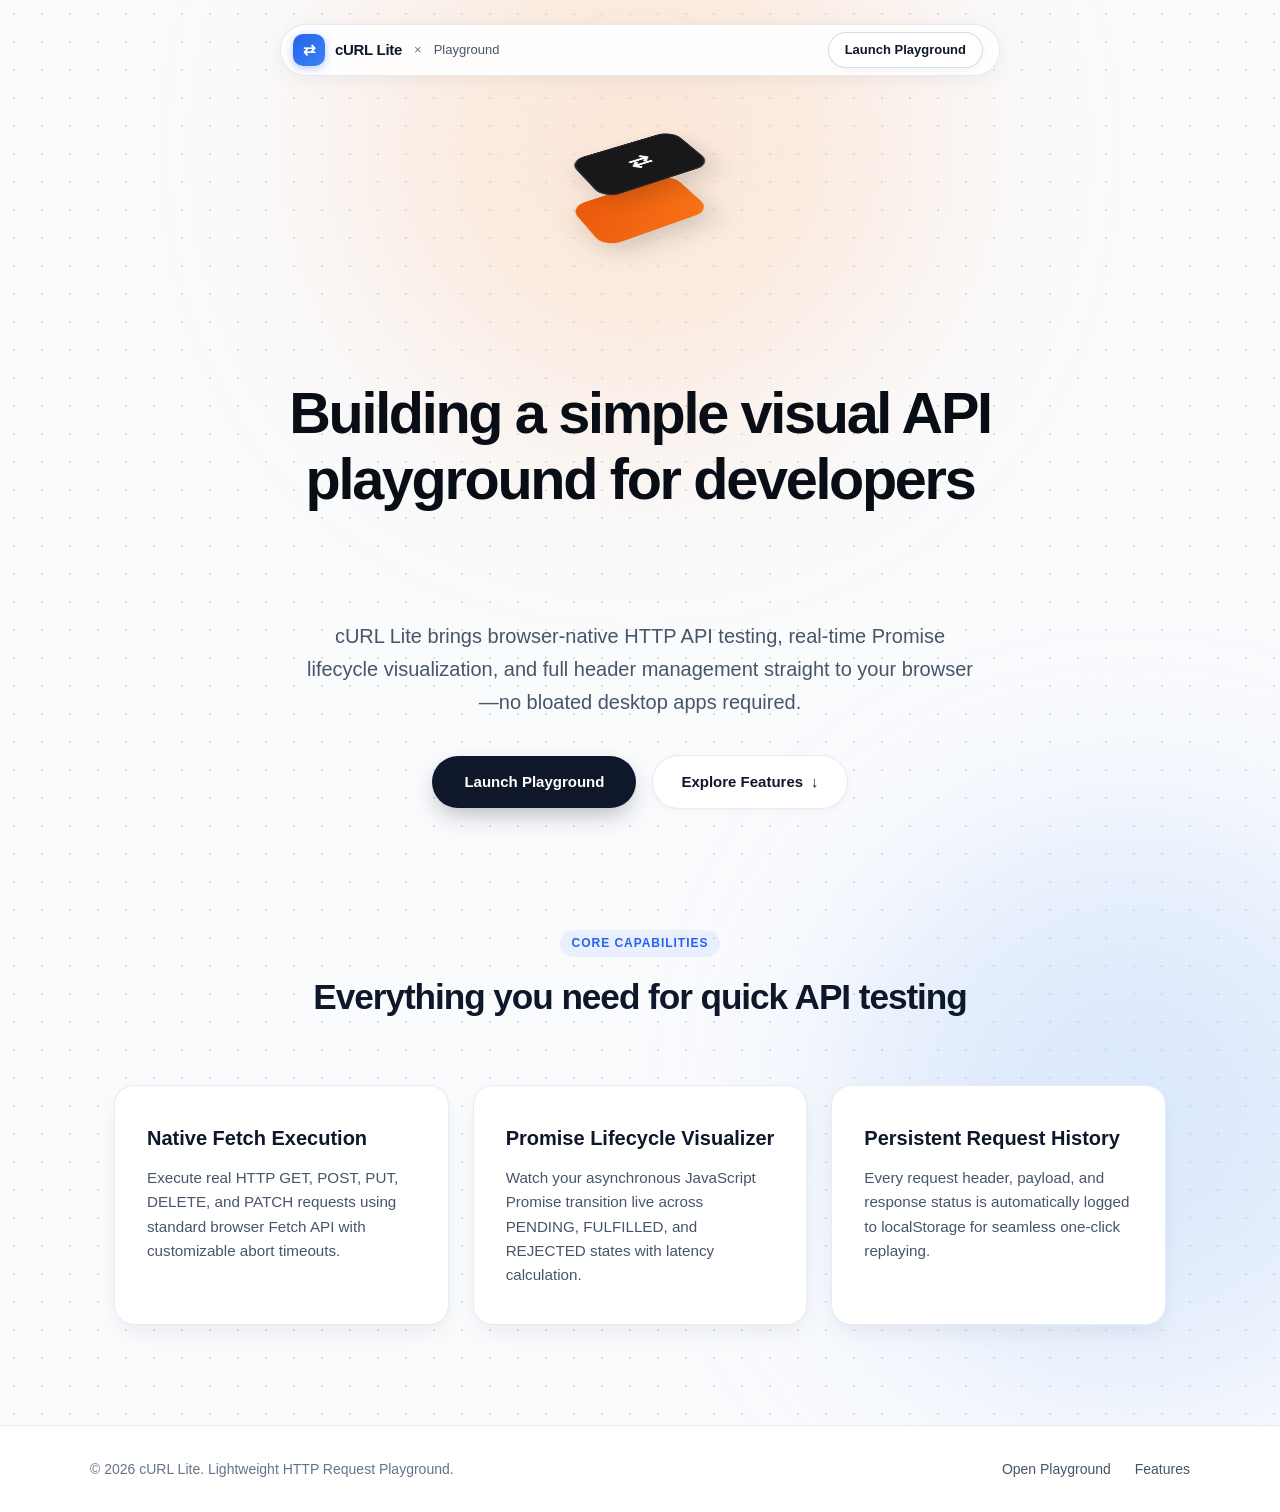
<file: index.html>
<!DOCTYPE html>
<html lang="en">

<head>
    <meta charset="UTF-8">
    <meta name="viewport" content="width=device-width, initial-scale=1.0">
    <title>cURL Lite — Visual HTTP Request Playground for Developers</title>
    <meta name="description"
        content="cURL Lite is a lightweight, browser-native visual HTTP request playground with Promise lifecycle visualization, header editing, and persistent history.">
    <link rel="stylesheet" href="css/landing.css">
</head>

<body>

    <!-- Ambient Grid & Glow Backgrounds -->
    <div class="dot-grid-bg"></div>
    <div class="ambient-glow glow-top-orange"></div>
    <div class="ambient-glow glow-blue"></div>

    <!-- Floating Pill Header Navbar -->
    <header class="landing-header">
        <nav class="capsule-nav">
            <a href="index.html" class="brand-capsule">
                <div class="brand-icon-box">⇄</div>
                <span class="brand-name">cURL Lite</span>
                <span class="brand-cross">×</span>
                <span class="brand-tag">Playground</span>
            </a>
            <div class="nav-actions-right">
                <a href="playground.html" class="nav-link-btn">
                    <span>Launch Playground</span>
                </a>
            </div>
        </nav>
    </header>

    <!-- Main Hero Section -->
    <main>
        <section class="hero-section">
            <!-- 3D Isometric Stack Badge Illustration (Black & Orange Stack) -->
            <div class="hero-illustration">
                <div class="isometric-stack">
                    <div class="stack-layer layer-bottom"></div>
                    <div class="stack-layer layer-top">⇄</div>
                </div>
            </div>

            <!-- Hero Headlines -->
            <h1 class="hero-title" id="animated-hero-title">
                Building a simple visual API playground for developers
            </h1>
            <p class="hero-subtitle">
                cURL Lite brings browser-native HTTP API testing, real-time Promise lifecycle visualization, and full header management straight to your browser—no bloated desktop apps required.
            </p>

            <!-- Action Buttons -->
            <div class="cta-group">
                <a href="playground.html" class="btn-primary">
                    <span>Launch Playground</span>
                </a>
                <a href="#features" class="btn-secondary">
                    <span>Explore Features</span>
                    <span>↓</span>
                </a>
            </div>
        </section>

        <!-- Features Showcase Section -->
        <section class="features-section" id="features">
            <div class="section-header">
                <span class="section-badge">Core Capabilities</span>
                <h2 class="section-title">Everything you need for quick API testing</h2>
            </div>

            <div class="features-grid">
                <!-- Feature 1 -->
                <div class="feature-card blue">
                    <h3 class="feature-title">Native Fetch Execution</h3>
                    <p class="feature-desc">
                        Execute real HTTP GET, POST, PUT, DELETE, and PATCH requests using standard browser Fetch API with customizable abort timeouts.
                    </p>
                </div>

                <!-- Feature 2 -->
                <div class="feature-card orange">
                    <h3 class="feature-title">Promise Lifecycle Visualizer</h3>
                    <p class="feature-desc">
                        Watch your asynchronous JavaScript Promise transition live across PENDING, FULFILLED, and REJECTED states with latency calculation.
                    </p>
                </div>

                <!-- Feature 3 -->
                <div class="feature-card purple">
                    <h3 class="feature-title">Persistent Request History</h3>
                    <p class="feature-desc">
                        Every request header, payload, and response status is automatically logged to localStorage for seamless one-click replaying.
                    </p>
                </div>
            </div>
        </section>
    </main>

    <!-- Footer -->
    <footer class="landing-footer">
        <div class="footer-content">
            <p>© 2026 cURL Lite. Lightweight HTTP Request Playground.</p>
            <div class="footer-links">
                <a href="playground.html">Open Playground</a>
                <a href="#features">Features</a>
            </div>
        </div>
    </footer>

    <script src="js/landing.js"></script>
</body>

</html>
</file>
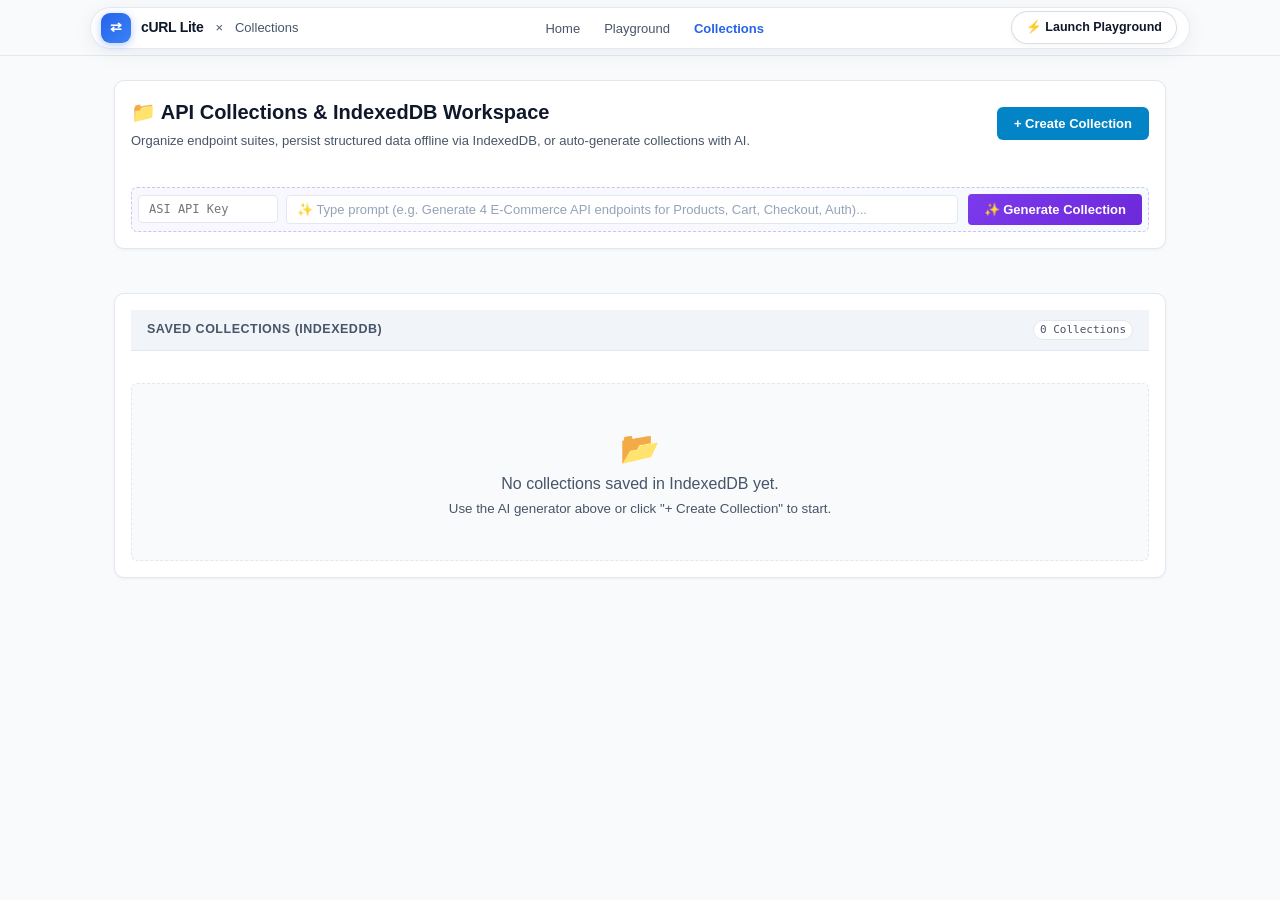
<file: collections.html>
<!DOCTYPE html>
<html lang="en">

<head>
    <meta charset="UTF-8">
    <meta name="viewport" content="width=device-width, initial-scale=1.0">
    <title>cURL Lite — API Collections & Workspaces</title>
    <meta name="description"
        content="Manage, store in IndexedDB, and generate API Collections with AI — cURL Lite Visual HTTP Playground.">
    <link rel="stylesheet" href="css/style.css">
</head>

<body>

    <header class="app-header">
        <nav class="capsule-nav">
            <a href="index.html" class="brand-capsule">
                <div class="brand-icon-box" aria-hidden="true">⇄</div>
                <span class="brand-name">cURL Lite</span>
                <span class="brand-cross">×</span>
                <span class="brand-tag">Collections</span>
            </a>
            <ul class="capsule-nav-links">
                <li><a href="index.html" class="capsule-nav-link">Home</a></li>
                <li><a href="playground.html" class="capsule-nav-link">Playground</a></li>
                <li><a href="collections.html" class="capsule-nav-link active">Collections</a></li>
            </ul>
            <div class="nav-actions-right">
                <a href="playground.html" class="nav-link-btn">⚡ Launch Playground</a>
            </div>
        </nav>
    </header>

    <div class="app-layout single-column-layout">

        <main class="main-workspace">

            <!-- Title & Overview Header Card -->
            <section class="request-builder-card">
                <div class="collections-header-bar">
                    <div>
                        <h1 class="collections-main-title">📁 API Collections & IndexedDB Workspace</h1>
                        <p class="collections-subtitle">
                            Organize endpoint suites, persist structured data offline via IndexedDB, or auto-generate collections with AI.
                        </p>
                    </div>
                    <button type="button" id="btn-create-collection" class="btn btn-send" style="background-color: var(--accent-primary);">
                        + Create Collection
                    </button>
                </div>

                <!-- AI Collection Suite Generator Bar -->
                <div class="ai-prompt-bar" style="margin-top: 1.25rem;">
                    <div class="ai-input-cluster">
                        <input type="password" id="ai-key-input" class="ai-key-input" placeholder="ASI API Key"
                            title="ASI API Key (saved locally)">
                        <input type="text" id="ai-collection-prompt" class="ai-prompt-input"
                            placeholder="✨ Type prompt (e.g. Generate 4 E-Commerce API endpoints for Products, Cart, Checkout, Auth)...">
                    </div>
                    <button type="button" id="btn-ai-generate-collection" class="btn btn-ai" title="Generate API Collection using AI">
                        ✨ Generate Collection
                    </button>
                </div>
            </section>

            <!-- Collections Display Section -->
            <section class="request-builder-card" style="margin-top: 1.5rem;">
                <div class="section-title-bar">
                    <span class="section-heading">Saved Collections (IndexedDB)</span>
                    <span id="collections-badge-count" class="history-badge">0 Collections</span>
                </div>

                <div id="collections-container" class="collections-grid">
                    <!-- Dynamic collection cards will be rendered here by JS -->
                    <div class="empty-state-box">
                        <span style="font-size: 2rem;">📂</span>
                        <p>No collections saved in IndexedDB yet.</p>
                        <small>Use the AI generator above or click "+ Create Collection" to create your first endpoint suite.</small>
                    </div>
                </div>
            </section>

        </main>

    </div>

    <!-- Create Custom Collection Modal -->
    <div id="collection-modal" class="modal-overlay" style="display: none;">
        <div class="modal-card">
            <div class="modal-header">
                <h3>Create New Collection</h3>
                <button type="button" id="btn-close-modal" class="btn-remove-header">✕</button>
            </div>
            <form id="create-collection-form">
                <div class="param-block" style="margin-bottom: 1rem;">
                    <label class="param-block-label" for="col-name-input">Collection Name</label>
                    <input type="text" id="col-name-input" class="url-input" placeholder="e.g. E-Commerce API Suite" required>
                </div>
                <div class="param-block" style="margin-bottom: 1rem;">
                    <label class="param-block-label" for="col-desc-input">Description</label>
                    <input type="text" id="col-desc-input" class="url-input" placeholder="e.g. Endpoints for products, cart, and orders">
                </div>
                <div style="display: flex; justify-content: flex-end; gap: 8px;">
                    <button type="button" id="btn-cancel-modal" class="btn btn-abort">Cancel</button>
                    <button type="submit" class="btn btn-send">Save to IndexedDB</button>
                </div>
            </form>
        </div>
    </div>

    <script src="js/api.js"></script>
    <script src="js/storage.js"></script>
    <script src="js/db.js"></script>
    <script src="js/collections.js"></script>
</body>

</html>
</file>
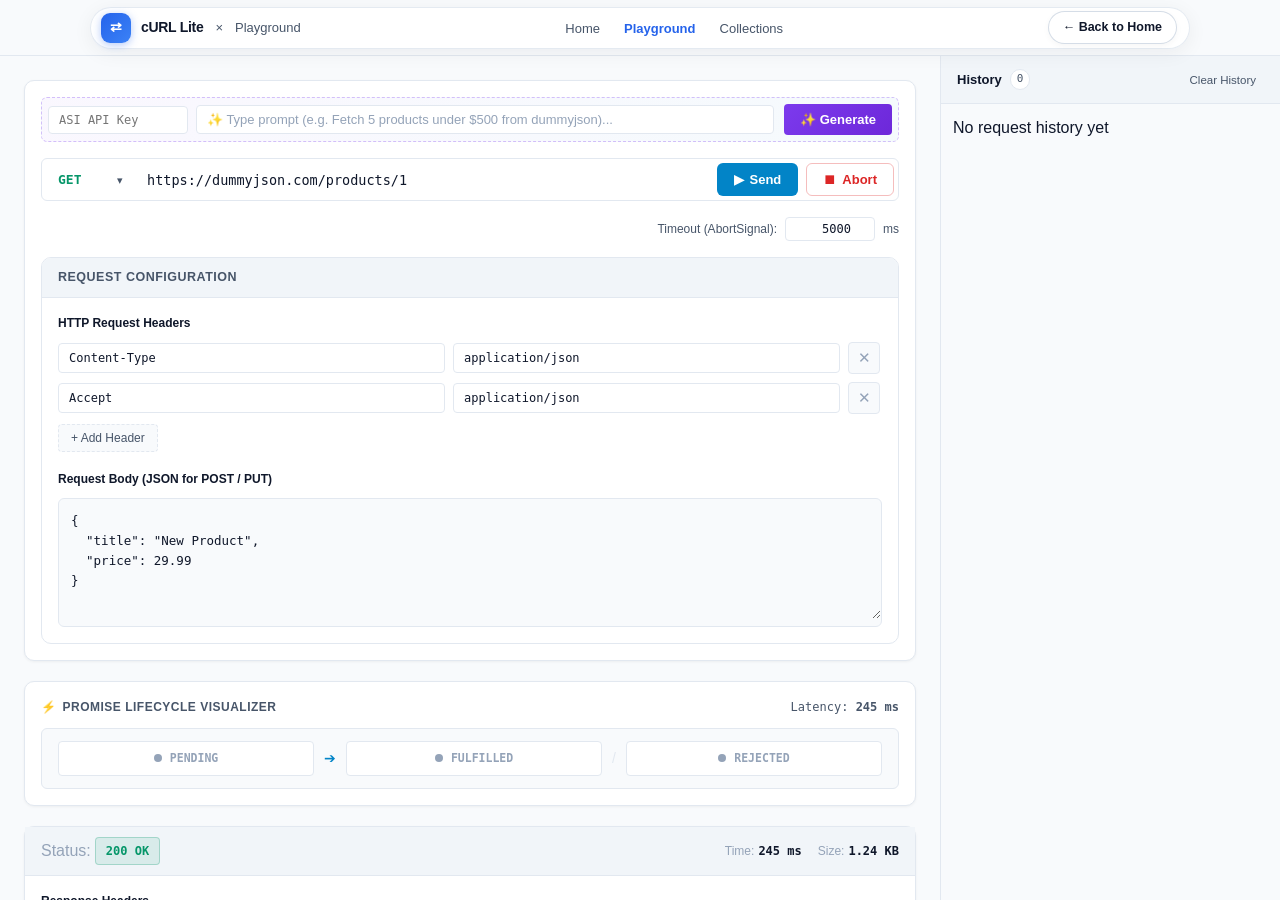
<file: playground.html>
<!DOCTYPE html>
<html lang="en">

<head>
    <meta charset="UTF-8">
    <meta name="viewport" content="width=device-width, initial-scale=1.0">
    <title>cURL Lite — Visual HTTP Request Playground</title>
    <meta name="description"
        content="A lightweight, browser-native visual HTTP request playground with Promise lifecycle visualization, headers editor, and request history.">
    <meta property="og:title" content="cURL Lite — Visual HTTP Request Playground">
    <meta property="og:description"
        content="A lightweight, browser-native visual HTTP request playground with Promise lifecycle visualization, headers editor, and request history.">
    <link rel="stylesheet" href="css/style.css">
</head>

<body>

    <header class="app-header">
        <nav class="capsule-nav">
            <a href="index.html" class="brand-capsule">
                <div class="brand-icon-box" aria-hidden="true">⇄</div>
                <span class="brand-name">cURL Lite</span>
                <span class="brand-cross">×</span>
                <span class="brand-tag">Playground</span>
            </a>
            <ul class="capsule-nav-links">
                <li><a href="index.html" class="capsule-nav-link">Home</a></li>
                <li><a href="index.html" class="capsule-nav-link active">Playground</a></li>
                <li><a href="collections.html" class="capsule-nav-link">Collections</a></li>
            </ul>
            <div class="nav-actions-right">
                <a href="index.html" class="nav-link-btn">← Back to Home</a>
            </div>
        </nav>
    </header>

    <div class="app-layout">

        <main class="main-workspace">


            <form id="request-form" class="request-builder-card" autocomplete="off">

                <!-- AI Natural Language Request Builder -->
                <div class="ai-prompt-bar">
                    <div class="ai-input-cluster">
                        <input type="password" id="ai-key-input" class="ai-key-input" placeholder="ASI API Key"
                            title="ASI API Key (saved locally)">
                        <input type="text" id="ai-prompt-input" class="ai-prompt-input"
                            placeholder="✨ Type prompt (e.g. Fetch 5 products under $500 from dummyjson)...">
                    </div>
                    <button type="button" id="btn-ai-generate" class="btn btn-ai"
                        title="Generate HTTP Request using AI">
                        ✨ Generate
                    </button>
                </div>

                <!-- Primary Address Bar: Method Dropdown + URL Input + Send/Abort -->
                <div class="url-bar-container">
                    <!-- HTTP Method Selector -->
                    <div class="method-select-wrapper">
                        <label for="method-select" class="visually-hidden" style="display:none;">HTTP Method</label>
                        <select id="method-select" name="method" class="method-select">
                            <option value="GET" selected>GET</option>
                            <option value="POST">POST</option>
                            <option value="PUT">PUT</option>
                            <option value="DELETE">DELETE</option>
                        </select>
                    </div>

                    <!-- Target URL Input -->
                    <label for="url-input" class="visually-hidden" style="display:none;">Request URL</label>
                    <input type="url" id="url-input" name="url" class="url-input"
                        placeholder="https://dummyjson.com/products/1" value="https://dummyjson.com/products/1"
                        required>

                    <!-- Action Buttons -->
                    <div class="request-actions">
                        <button type="submit" id="btn-send" class="btn btn-send" title="Send HTTP Request">
                            <span aria-hidden="true">▶</span> Send
                        </button>
                        <button type="button" id="btn-abort" class="btn btn-abort" title="Abort Active Request">
                            <span aria-hidden="true">⏹</span> Abort
                        </button>
                    </div>
                </div>

                <!-- Secondary Controls: Request Timeout -->
                <div class="controls-subrow">
                    <div class="timeout-control">
                        <label for="timeout-input">Timeout (AbortSignal):</label>
                        <input type="number" id="timeout-input" name="timeout" class="timeout-input" value="5000"
                            min="10" step="10">
                        <span>ms</span>
                    </div>
                </div>


                <section class="params-section" aria-label="Request Configuration">
                    <div class="section-title-bar">
                        <span class="section-heading">Request Configuration</span>
                    </div>

                    <div class="params-content">

                        <!-- Dynamic Headers Editor -->
                        <div class="param-block" id="headers-editor">
                            <div class="param-block-header">
                                <span class="param-block-label">HTTP Request Headers</span>
                            </div>

                            <!-- Headers Key-Value Rows Container -->
                            <div id="headers-list" class="headers-list">
                                <!-- Example Row 1: Content-Type -->
                                <div class="header-row">
                                    <input type="text" class="header-input header-key"
                                        placeholder="Key (e.g. Content-Type)" value="Content-Type">
                                    <input type="text" class="header-input header-val"
                                        placeholder="Value (e.g. application/json)" value="application/json">
                                    <button type="button" class="btn-remove-header" title="Remove header row"
                                        aria-label="Remove header">✕</button>
                                </div>
                                <!-- Example Row 2: Accept -->
                                <div class="header-row">
                                    <input type="text" class="header-input header-key"
                                        placeholder="Key (e.g. Authorization)" value="Accept">
                                    <input type="text" class="header-input header-val"
                                        placeholder="Value (e.g. Bearer token)" value="application/json">
                                    <button type="button" class="btn-remove-header" title="Remove header row"
                                        aria-label="Remove header">✕</button>
                                </div>
                            </div>

                            <!-- Add Header Button -->
                            <button type="button" id="btn-add-header" class="btn-add-header">
                                + Add Header
                            </button>
                        </div>

                        <!-- Request Body Editor (JSON) -->
                        <div class="param-block" id="body-editor">
                            <div class="param-block-header">
                                <label for="body-input" class="param-block-label">Request Body (JSON for POST /
                                    PUT)</label>
                            </div>
                            <div class="body-editor-wrapper">
                                <textarea id="body-input" name="body" class="body-editor-textarea"
                                    placeholder='{&#10;  "title": "New Product",&#10;  "price": 29.99&#10;}'
                                    spellcheck="false">{
  "title": "New Product",
  "price": 29.99
}</textarea>
                            </div>
                        </div>

                    </div>
                </section>

            </form>


            <section class="lifecycle-card" id="lifecycle-section" aria-label="Promise Lifecycle Visualizer">
                <div class="lifecycle-header">
                    <div class="lifecycle-title">
                        <span aria-hidden="true">⚡</span> Promise Lifecycle Visualizer
                    </div>
                    <div id="lifecycle-latency" class="lifecycle-meta">
                        Latency: <strong>245 ms</strong>
                    </div>
                </div>

                <!-- Visual Pipeline: PENDING ➔ FULFILLED (or REJECTED) -->
                <div class="lifecycle-track">
                    <!-- State 1: PENDING -->
                    <div class="stage-item" id="stage-pending" title="Request initiated, awaiting server response">
                        <span class="stage-indicator"></span>
                        <span>PENDING</span>
                    </div>

                    <div class="stage-arrow active" aria-hidden="true">➔</div>

                    <!-- State 2: FULFILLED (Currently highlighted as demonstration) -->
                    <div class="stage-item" id="stage-fulfilled" title="Promise resolved, response received and parsed">
                        <span class="stage-indicator"></span>
                        <span>FULFILLED</span>
                    </div>

                    <div class="stage-arrow" aria-hidden="true">/</div>

                    <!-- State 3: REJECTED (Alternative error/abort branch) -->
                    <div class="stage-item" id="stage-rejected"
                        title="Promise rejected due to network drop, timeout, or abort">
                        <span class="stage-indicator"></span>
                        <span>REJECTED</span>
                    </div>
                </div>
            </section>

            <section class="response-card" id="response-section" aria-label="Response Inspector">
                <!-- Status & Latency Metrics Top Bar -->
                <div class="response-metrics-bar">
                    <div class="metric-item">
                        <span class="metric-label">Status:</span>
                        <span id="response-status" class="response-status-badge">200 OK</span>
                    </div>
                    <div class="response-stats-cluster">
                        <div class="metric-item">
                            <span class="metric-label">Time:</span>
                            <span id="response-time" class="metric-value">245 ms</span>
                        </div>
                        <div class="metric-item">
                            <span class="metric-label">Size:</span>
                            <span id="response-size" class="metric-value">1.24 KB</span>
                        </div>
                    </div>
                </div>

                <div class="response-content-wrapper">
                    <!-- Response Headers Preview -->
                    <div class="param-block">
                        <span class="param-block-label">Response Headers</span>
                        <div class="response-headers-box" id="response-headers">
                            <div class="response-header-line">
                                <span class="response-header-name">content-type:</span>
                                <span class="response-header-val">application/json; charset=utf-8</span>
                            </div>
                            <div class="response-header-line">
                                <span class="response-header-name">cache-control:</span>
                                <span class="response-header-val">public, max-age=120</span>
                            </div>
                            <div class="response-header-line">
                                <span class="response-header-name">date:</span>
                                <span class="response-header-val">Wed, 30 Sep 2026 12:20:00 GMT</span>
                            </div>
                        </div>
                    </div>

                    <!-- Formatted Response Body (JSON) -->
                    <div class="param-block">
                        <span class="param-block-label">Response Body (JSON)</span>
                        <pre class="response-body-pre"><code id="response-body">{
  "id": 1,
  "title": "Essence Mascara Lash Princess",
  "description": "The Essence Mascara Lash Princess is a popular mascara known for its volumizing effect.",
  "category": "beauty",
  "price": 9.99,
  "discountPercentage": 7.17,
  "rating": 4.94,
  "stock": 99,
  "brand": "Essence"
}</code></pre>
                    </div>
                </div>
            </section>

        </main>


        <aside class="history-sidebar" id="history-sidebar" aria-label="Request History">
            <!-- Sidebar Header -->
            <div class="history-header">
                <div class="history-title-group">
                    <h2 class="history-title">History</h2>
                    <span id="history-count" class="history-badge">3</span>
                </div>
                <button type="button" id="btn-clear-history" class="btn-clear-history"
                    title="Clear all local request history">
                    Clear History
                </button>
            </div>

            <!-- History List Items -->
            <div id="history-list" class="history-list">

                <!-- History Item 1 -->
                <article class="history-card" tabindex="0" title="Click to restore into form">
                    <div class="history-card-top">
                        <span class="method-tag get">GET</span>
                        <time class="history-time" datetime="11:42">11:42 AM</time>
                    </div>
                    <div class="history-url">https://dummyjson.com/products/1</div>
                    <div class="history-card-bottom">
                        <span>Status: 200 OK</span>
                        <span>245 ms</span>
                    </div>
                </article>

                <!-- History Item 2 -->
                <article class="history-card" tabindex="0" title="Click to restore into form">
                    <div class="history-card-top">
                        <span class="method-tag post">POST</span>
                        <time class="history-time" datetime="11:40">11:40 AM</time>
                    </div>
                    <div class="history-url">https://dummyjson.com/products/add</div>
                    <div class="history-card-bottom">
                        <span>Status: 201 Created</span>
                        <span>380 ms</span>
                    </div>
                </article>

                <!-- History Item 3 -->
                <article class="history-card" tabindex="0" title="Click to restore into form">
                    <div class="history-card-top">
                        <span class="method-tag delete">DELETE</span>
                        <time class="history-time" datetime="11:35">11:35 AM</time>
                    </div>
                    <div class="history-url">https://dummyjson.com/products/1</div>
                    <div class="history-card-bottom">
                        <span>Status: 200 OK</span>
                        <span>190 ms</span>
                    </div>
                </article>

            </div>
        </aside>

    </div>
    <script src="js/api.js"></script>
    <script src="js/storage.js"></script>
    <script src="js/ui.js"></script>
    <script src="js/app.js"></script>
</body>

</html>
</file>
<file: css/landing.css>
/* ==========================================================================
   cURL Lite — Landing Page Stylesheet (Isolated)
   ========================================================================== */

/* --------------------------------------------------------------------------
   1. Design System & CSS Variables
   -------------------------------------------------------------------------- */
:root {
  --bg-canvas: #fafbfd;
  --text-main: #0f172a;
  --text-muted: #475569;
  --text-subtle: #64748b;
  --accent-blue: #2563eb;
  --accent-orange: #f97316;
  --card-bg: #ffffff;
  --card-border: rgba(226, 232, 240, 0.8);
  --shadow-sm: 0 2px 8px rgba(0, 0, 0, 0.04);
  --shadow-md: 0 10px 25px -5px rgba(15, 23, 42, 0.08);
  --shadow-lg: 0 20px 40px -10px rgba(15, 23, 42, 0.12);
  --radius-full: 9999px;
  --radius-xl: 20px;
  --radius-lg: 14px;
}

* {
  box-sizing: border-box;
  margin: 0;
  padding: 0;
}

html {
  scroll-behavior: smooth;
  font-family: -apple-system, BlinkMacSystemFont, "Plus Jakarta Sans", "Inter", "Segoe UI", Roboto, sans-serif;
}

body {
  background-color: var(--bg-canvas);
  color: var(--text-main);
  line-height: 1.6;
  overflow-x: hidden;
  position: relative;
  min-height: 100vh;
}

/* Dot Grid Background Matrix */
.dot-grid-bg {
  position: absolute;
  top: 0;
  left: 0;
  right: 0;
  bottom: 0;
  background-image: radial-gradient(#cbd5e1 1.25px, transparent 1.25px);
  background-size: 28px 28px;
  opacity: 0.65;
  pointer-events: none;
  z-index: 0;
}

/* Gradient Ambient Blurs */
.ambient-glow {
  position: absolute;
  width: 500px;
  height: 500px;
  border-radius: 50%;
  filter: blur(120px);
  pointer-events: none;
  z-index: 0;
  opacity: 0.35;
}

.glow-top-orange {
  top: -100px;
  left: 50%;
  transform: translateX(-50%);
  background: radial-gradient(circle, #ffedd5 0%, #f97316 100%);
}

.glow-blue {
  bottom: 10%;
  right: -100px;
  background: radial-gradient(circle, #dbeafe 0%, #3b82f6 100%);
}

/* --------------------------------------------------------------------------
   2. Navbar (Floating Capsule Header)
   -------------------------------------------------------------------------- */
.landing-header {
  position: relative;
  z-index: 10;
  display: flex;
  justify-content: center;
  padding: 24px 20px 0;
}

.capsule-nav {
  display: flex;
  align-items: center;
  justify-content: space-between;
  width: 100%;
  max-width: 720px;
  height: 52px;
  padding: 0 16px 0 12px;
  background: rgba(255, 255, 255, 0.88);
  backdrop-filter: blur(16px);
  -webkit-backdrop-filter: blur(16px);
  border: 1px solid rgba(226, 232, 240, 0.9);
  border-radius: var(--radius-full);
  box-shadow: 0 4px 20px rgba(15, 23, 42, 0.05), inset 0 1px 0 rgba(255, 255, 255, 0.8);
}

.brand-capsule {
  display: flex;
  align-items: center;
  gap: 10px;
  text-decoration: none;
}

.brand-icon-box {
  width: 32px;
  height: 32px;
  border-radius: 10px;
  background: linear-gradient(135deg, #2563eb, #3b82f6);
  display: flex;
  align-items: center;
  justify-content: center;
  color: #ffffff;
  font-weight: 700;
  font-size: 15px;
  box-shadow: 0 2px 8px rgba(37, 99, 235, 0.35);
}

.brand-name {
  font-size: 15px;
  font-weight: 700;
  color: var(--text-main);
  letter-spacing: -0.3px;
}

.brand-cross {
  color: var(--text-subtle);
  font-size: 13px;
  font-weight: 400;
  margin: 0 2px;
}

.brand-tag {
  font-size: 13px;
  color: var(--text-muted);
  font-weight: 500;
}

.nav-actions-right {
  display: flex;
  align-items: center;
  gap: 16px;
}

.nav-link-btn {
  display: inline-flex;
  align-items: center;
  gap: 6px;
  font-size: 13px;
  font-weight: 600;
  color: var(--text-main);
  text-decoration: none;
  padding: 7px 16px;
  border-radius: var(--radius-full);
  background: #ffffff;
  border: 1px solid rgba(203, 213, 225, 0.8);
  box-shadow: 0 2px 6px rgba(0, 0, 0, 0.04);
  transition: all 0.2s ease;
}

.nav-link-btn:hover {
  background: var(--text-main);
  color: #ffffff;
  border-color: var(--text-main);
  transform: translateY(-1px);
}

/* --------------------------------------------------------------------------
   3. Hero Section
   -------------------------------------------------------------------------- */
.hero-section {
  position: relative;
  z-index: 5;
  max-width: 900px;
  margin: 0 auto;
  padding: 40px 24px 80px;
  text-align: center;
}

/* Stacked 3D Isometric Illustration Badge (Black & Orange Stack) */
.hero-illustration {
  margin: 20px auto 40px;
  display: flex;
  justify-content: center;
}

.isometric-stack {
  position: relative;
  width: 140px;
  height: 120px;
  perspective: 800px;
}

.stack-layer {
  position: absolute;
  width: 120px;
  height: 75px;
  border-radius: 18px;
  box-shadow: 0 15px 30px rgba(0, 0, 0, 0.15);
  transform-style: preserve-3d;
  transition: transform 0.4s ease;
}

.layer-bottom {
  top: 35px;
  left: 10px;
  background: linear-gradient(135deg, #ea580c, #f97316);
  transform: rotateX(55deg) rotateZ(-30deg) translateZ(0);
}

.layer-top {
  top: 10px;
  left: 10px;
  background: #18181b;
  border: 2px solid #27272a;
  transform: rotateX(55deg) rotateZ(-30deg) translateZ(25px);
  display: flex;
  align-items: center;
  justify-content: center;
  color: #ffffff;
  font-size: 28px;
  font-weight: 800;
}

.isometric-stack:hover .layer-top {
  transform: rotateX(55deg) rotateZ(-30deg) translateZ(35px);
}

/* Hero Typography */
.hero-title {
  font-size: clamp(2.2rem, 4.5vw, 3.8rem);
  font-weight: 800;
  line-height: 1.15;
  letter-spacing: -0.04em;
  color: #090d16;
  margin-bottom: 24px;
  height: 5.2em;          /* Fixed: prevents layout shift as lines cycle */
  overflow: hidden;
  display: flex;
  align-items: center;
  justify-content: center;
  text-align: center;
  flex-wrap: wrap;
  /* Smooth fade transition for whole-line swap */
  opacity: 1;
  transform: translateY(0);
  transition: opacity 0.45s ease, transform 0.45s ease;
}

/* Whole-line fade states toggled by JS */
.hero-title.line-visible {
  opacity: 1;
  transform: translateY(0);
}

.hero-title.line-hidden {
  opacity: 0;
  transform: translateY(10px);
}

.hero-subtitle {
  font-size: clamp(1.05rem, 2vw, 1.25rem);
  color: var(--text-muted);
  max-width: 680px;
  margin: 0 auto 36px;
  font-weight: 400;
  line-height: 1.65;
}

/* CTA Button Group */
.cta-group {
  display: flex;
  align-items: center;
  justify-content: center;
  gap: 16px;
  flex-wrap: wrap;
}

.btn-primary {
  display: inline-flex;
  align-items: center;
  gap: 10px;
  background: var(--text-main);
  color: #ffffff;
  font-size: 15px;
  font-weight: 600;
  padding: 14px 32px;
  border-radius: var(--radius-full);
  text-decoration: none;
  box-shadow: 0 10px 25px -5px rgba(15, 23, 42, 0.3);
  transition: all 0.25s cubic-bezier(0.16, 1, 0.3, 1);
}

.btn-primary:hover {
  background: #1e293b;
  transform: translateY(-2px);
  box-shadow: 0 15px 30px -5px rgba(15, 23, 42, 0.4);
}

.btn-secondary {
  display: inline-flex;
  align-items: center;
  gap: 8px;
  background: #ffffff;
  color: var(--text-main);
  font-size: 15px;
  font-weight: 600;
  padding: 14px 28px;
  border-radius: var(--radius-full);
  text-decoration: none;
  border: 1px solid var(--card-border);
  box-shadow: var(--shadow-sm);
  transition: all 0.2s ease;
}

.btn-secondary:hover {
  background: #f8fafc;
  border-color: #cbd5e1;
  transform: translateY(-1px);
}

/* --------------------------------------------------------------------------
   4. Features Grid Section
   -------------------------------------------------------------------------- */
.features-section {
  position: relative;
  z-index: 5;
  max-width: 1100px;
  margin: 0 auto;
  padding: 40px 24px 100px;
}

.section-header {
  text-align: center;
  margin-bottom: 60px;
}

.section-badge {
  display: inline-block;
  font-size: 12px;
  font-weight: 700;
  letter-spacing: 0.08em;
  text-transform: uppercase;
  color: var(--accent-blue);
  background: rgba(37, 99, 235, 0.08);
  padding: 4px 12px;
  border-radius: var(--radius-full);
  margin-bottom: 12px;
}

.section-title {
  font-size: 2.2rem;
  font-weight: 700;
  letter-spacing: -0.03em;
  color: var(--text-main);
}

.features-grid {
  display: grid;
  grid-template-columns: repeat(auto-fit, minmax(300px, 1fr));
  gap: 24px;
}

.feature-card {
  background: #ffffff;
  border: 1px solid var(--card-border);
  border-radius: var(--radius-xl);
  padding: 36px 32px;
  box-shadow: var(--shadow-md);
  transition: all 0.3s ease;
  display: flex;
  flex-direction: column;
}

.feature-card:hover {
  transform: translateY(-4px);
  box-shadow: var(--shadow-lg);
  border-color: #cbd5e1;
}

.feature-title {
  font-size: 1.25rem;
  font-weight: 700;
  color: var(--text-main);
  margin-bottom: 12px;
}

.feature-desc {
  font-size: 0.95rem;
  color: var(--text-muted);
  line-height: 1.6;
}

/* --------------------------------------------------------------------------
   5. Footer
   -------------------------------------------------------------------------- */
.landing-footer {
  position: relative;
  z-index: 5;
  border-top: 1px solid var(--card-border);
  background: #ffffff;
  padding: 32px 24px;
  text-align: center;
  font-size: 14px;
  color: var(--text-subtle);
}

.footer-content {
  max-width: 1100px;
  margin: 0 auto;
  display: flex;
  align-items: center;
  justify-content: space-between;
  flex-wrap: wrap;
  gap: 16px;
}

.footer-links a {
  color: var(--text-muted);
  text-decoration: none;
  margin-left: 20px;
  transition: color 0.2s;
}

.footer-links a:hover {
  color: var(--accent-blue);
}

/* Responsive adjustments */
@media (max-width: 640px) {
  .hero-section {
    padding-top: 30px;
  }

  .footer-content {
    flex-direction: column;
    justify-content: center;
  }

  .footer-links a {
    margin: 0 10px;
  }
}
</file>
<file: css/style.css>
/* ==========================================================================
   cURL Lite — Visual HTTP Request Playground
   Stylesheet: style.css (Light Theme Edition)
   Clean, minimal, high-contrast light mode design.
   Vanilla CSS with CSS Custom Properties, Flexbox, and CSS Grid.
   ========================================================================== */

/* --------------------------------------------------------------------------
   1. Design System & CSS Custom Properties (Light Theme Variables)
   -------------------------------------------------------------------------- */
:root {
  /* Color Palette - Clean Minimal Light Theme */
  --bg-app: #f8fafc;          /* Soft crisp canvas background */
  --bg-panel: #ffffff;        /* Pure white panel & card surface */
  --bg-panel-header: #f1f5f9; /* Subtle gray for panel headers & bars */
  --bg-surface: #f8fafc;      /* Subtle elevated surface for cards/items */
  --bg-input: #ffffff;        /* Clean white for input fields */
  --bg-hover: #f1f5f9;        /* Soft gray hover state */

  /* Borders & Dividers */
  --border-subtle: #e2e8f0;   /* Clean light gray hairline borders */
  --border-focus: #0284c7;    /* Refined teal/sky blue focus ring */
  --border-subtle-light: rgba(0, 0, 0, 0.06);

  /* Typography Colors (High contrast, WCAG AA compliant) */
  --text-primary: #0f172a;    /* Deep slate text */
  --text-secondary: #475569;  /* Balanced slate for labels & metadata */
  --text-muted: #94a3b8;      /* Soft slate for hints & placeholders */
  --text-code: #0369a1;       /* Syntax accent for code */

  /* Accent & Action Colors (Teal / Sky Blue) */
  --accent-primary: #0284c7;  /* Clean sky-teal accent */
  --accent-primary-hover: #0369a1;
  --accent-abort: #dc2626;    /* Crimson red for abort / cancel */
  --accent-abort-bg: rgba(220, 38, 38, 0.08);

  /* HTTP Method Specific Colors (Tuned for light backgrounds) */
  --method-get: #059669;      /* Emerald green */
  --method-get-bg: rgba(5, 150, 105, 0.1);
  --method-post: #2563eb;     /* Royal sapphire blue */
  --method-post-bg: rgba(37, 99, 235, 0.1);
  --method-put: #d97706;      /* Warm amber gold */
  --method-put-bg: rgba(217, 119, 6, 0.1);
  --method-delete: #dc2626;   /* Crimson red */
  --method-delete-bg: rgba(220, 38, 38, 0.1);

  /* Promise Lifecycle Visualizer States */
  --state-idle: #94a3b8;
  --state-pending: #d97706;
  --state-fulfilled: #059669;
  --state-rejected: #dc2626;

  /* Typography Stack */
  --font-sans: -apple-system, BlinkMacSystemFont, "Segoe UI", Roboto, Helvetica, Arial, sans-serif;
  --font-mono: "JetBrains Mono", "Fira Code", "Consolas", Menlo, Monaco, monospace;

  /* Spacing Scale & Shadows */
  --radius-sm: 4px;
  --radius-md: 6px;
  --radius-lg: 10px;
  --radius-xl: 14px;
  --shadow-subtle: 0 1px 3px rgba(0, 0, 0, 0.05);
  --transition-fast: 0.15s ease;
  --transition-normal: 0.2s ease;
}

/* --------------------------------------------------------------------------
   2. Base & Reset
   -------------------------------------------------------------------------- */
*, *::before, *::after {
  box-sizing: border-box;
  margin: 0;
  padding: 0;
}

html, body {
  height: 100%;
}

body {
  font-family: var(--font-sans);
  background-color: var(--bg-app);
  color: var(--text-primary);
  line-height: 1.5;
  -webkit-font-smoothing: antialiased;
  -moz-osx-font-smoothing: grayscale;
  display: flex;
  flex-direction: column;
  min-height: 100vh;
}

/* --------------------------------------------------------------------------
   3. Top Navigation Bar (Header) — Capsule Nav (matches landing page)
   -------------------------------------------------------------------------- */
.app-header {
  height: 56px;
  background-color: var(--bg-app);
  border-bottom: 1px solid var(--border-subtle);
  display: flex;
  align-items: center;
  justify-content: center;
  padding: 0 16px;
  flex-shrink: 0;
}

.capsule-nav {
  display: flex;
  align-items: center;
  justify-content: space-between;
  width: 100%;
  max-width: 1100px;
  height: 42px;
  padding: 0 12px 0 10px;
  background: rgba(255, 255, 255, 0.88);
  backdrop-filter: blur(16px);
  -webkit-backdrop-filter: blur(16px);
  border: 1px solid rgba(226, 232, 240, 0.9);
  border-radius: 9999px;
  box-shadow: 0 4px 20px rgba(15, 23, 42, 0.06), inset 0 1px 0 rgba(255, 255, 255, 0.8);
  animation: navbarSlideDown 0.6s cubic-bezier(0.16, 1, 0.3, 1) forwards;
}

@keyframes navbarSlideDown {
  0% {
    opacity: 0;
    transform: translateY(-16px) scale(0.97);
  }
  100% {
    opacity: 1;
    transform: translateY(0) scale(1);
  }
}

.brand-capsule {
  display: flex;
  align-items: center;
  gap: 10px;
  text-decoration: none;
  flex-shrink: 0;
}

.brand-icon-box {
  width: 30px;
  height: 30px;
  border-radius: 9px;
  background: linear-gradient(135deg, #2563eb, #3b82f6);
  display: flex;
  align-items: center;
  justify-content: center;
  color: #ffffff;
  font-weight: 700;
  font-size: 14px;
  box-shadow: 0 2px 8px rgba(37, 99, 235, 0.35);
}

.brand-name {
  font-size: 14px;
  font-weight: 700;
  color: var(--text-primary);
  letter-spacing: -0.3px;
}

.brand-cross {
  color: var(--text-secondary);
  font-size: 13px;
  font-weight: 400;
  margin: 0 2px;
}

.brand-tag {
  font-size: 13px;
  color: var(--text-secondary);
  font-weight: 500;
}

.capsule-nav-links {
  display: flex;
  align-items: center;
  gap: 24px;
  list-style: none;
  margin: 0;
  padding: 0;
}

.capsule-nav-link {
  color: var(--text-secondary);
  text-decoration: none;
  font-size: 13px;
  font-weight: 500;
  transition: color var(--transition-fast);
}

.capsule-nav-link:hover {
  color: var(--text-primary);
}

.capsule-nav-link.active {
  color: #2563eb;
  font-weight: 600;
}

.nav-actions-right {
  display: flex;
  align-items: center;
  flex-shrink: 0;
}

.nav-link-btn {
  display: inline-flex;
  align-items: center;
  gap: 6px;
  font-size: 12.5px;
  font-weight: 600;
  color: var(--text-primary);
  text-decoration: none;
  padding: 6px 14px;
  border-radius: 9999px;
  background: #ffffff;
  border: 1px solid rgba(203, 213, 225, 0.8);
  box-shadow: 0 2px 6px rgba(0, 0, 0, 0.04);
  transition: all 0.2s ease;
}

.nav-link-btn:hover {
  background: var(--text-primary);
  color: #ffffff;
  border-color: var(--text-primary);
  transform: translateY(-1px);
}

/* --------------------------------------------------------------------------
   4. Application Master Layout (Grid: Main Workspace + History Sidebar)
   -------------------------------------------------------------------------- */
.app-layout {
  display: grid;
  grid-template-columns: 1fr 340px;
  height: calc(100vh - 56px); /* 56px = .app-header height; bounds grid to viewport */
  min-height: 0;
  overflow: hidden;
}

/* Scrollable main workspace */
.main-workspace {
  overflow-y: auto;
  min-height: 0; /* Required: allows overflow-y:auto to work inside CSS Grid */
  padding: 24px;
  display: flex;
  flex-direction: column;
  gap: 20px;
}

/* --------------------------------------------------------------------------
   5. Request Builder (Method + URL + Actions Bar)
   -------------------------------------------------------------------------- */
.request-builder-card {
  background-color: var(--bg-panel);
  border: 1px solid var(--border-subtle);
  border-radius: var(--radius-lg);
  padding: 16px;
  display: flex;
  flex-direction: column;
  gap: 16px;
  box-shadow: var(--shadow-subtle);
}

/* The primary interactive address bar */
.url-bar-container {
  display: flex;
  align-items: center;
  gap: 10px;
  background-color: var(--bg-input);
  border: 1px solid var(--border-subtle);
  border-radius: var(--radius-md);
  padding: 4px;
  transition: border-color var(--transition-fast), box-shadow var(--transition-fast);
}

.url-bar-container:focus-within {
  border-color: var(--border-focus);
  box-shadow: 0 0 0 3px rgba(2, 132, 199, 0.15);
}

/* Method Selector Dropdown */
.method-select-wrapper {
  position: relative;
  flex-shrink: 0;
}

.method-select {
  appearance: none;
  -webkit-appearance: none;
  background-color: transparent;
  color: var(--method-get);
  font-family: var(--font-mono);
  font-size: 13px;
  font-weight: 700;
  padding: 8px 28px 8px 12px;
  border: none;
  border-radius: var(--radius-sm);
  cursor: pointer;
  outline: none;
}

.method-select-wrapper::after {
  content: "▾";
  position: absolute;
  right: 10px;
  top: 50%;
  transform: translateY(-50%);
  color: var(--text-secondary);
  pointer-events: none;
  font-size: 11px;
}

/* Dynamic method colors */
.method-select option[value="GET"] { color: var(--method-get); background: var(--bg-panel); }
.method-select option[value="POST"] { color: var(--method-post); background: var(--bg-panel); }
.method-select option[value="PUT"] { color: var(--method-put); background: var(--bg-panel); }
.method-select option[value="DELETE"] { color: var(--method-delete); background: var(--bg-panel); }

/* URL Text Input */
.url-input {
  flex: 1;
  background: transparent;
  border: none;
  outline: none;
  color: var(--text-primary);
  font-family: var(--font-mono);
  font-size: 13.5px;
  padding: 8px 4px;
  min-width: 0; /* Allows input to shrink inside flex container */
}

.url-input::placeholder {
  color: var(--text-muted);
}

/* Send & Abort Buttons Group */
.request-actions {
  display: flex;
  align-items: center;
  gap: 8px;
  flex-shrink: 0;
}

.btn {
  display: inline-flex;
  align-items: center;
  justify-content: center;
  gap: 6px;
  font-family: var(--font-sans);
  font-size: 13px;
  font-weight: 600;
  padding: 8px 16px;
  border-radius: var(--radius-md);
  border: 1px solid transparent;
  cursor: pointer;
  transition: all var(--transition-fast);
  white-space: nowrap;
}

.btn:disabled {
  opacity: 0.5;
  cursor: not-allowed;
}

.btn-send {
  background-color: var(--accent-primary);
  color: #ffffff;
}

.btn-send:hover:not(:disabled) {
  background-color: var(--accent-primary-hover);
  box-shadow: 0 2px 8px rgba(2, 132, 199, 0.3);
}

.btn-abort {
  background-color: transparent;
  color: var(--accent-abort);
  border-color: rgba(220, 38, 38, 0.3);
}

.btn-abort:hover:not(:disabled) {
  background-color: var(--accent-abort-bg);
  border-color: var(--accent-abort);
}

/* Timeout Control Row */
.controls-subrow {
  display: flex;
  align-items: center;
  justify-content: flex-end;
  gap: 16px;
  font-size: 12px;
  color: var(--text-secondary);
}

.timeout-control {
  display: flex;
  align-items: center;
  gap: 8px;
}

.timeout-input {
  width: 90px;
  background-color: var(--bg-input);
  border: 1px solid var(--border-subtle);
  border-radius: var(--radius-sm);
  color: var(--text-primary);
  font-family: var(--font-mono);
  font-size: 12px;
  padding: 4px 8px;
  text-align: right;
  outline: none;
  transition: border-color var(--transition-fast);
}

.timeout-input:focus {
  border-color: var(--border-focus);
}

/* --------------------------------------------------------------------------
   6. Request Parameters / Headers & Body Section
   -------------------------------------------------------------------------- */
.params-section {
  background-color: var(--bg-panel);
  border: 1px solid var(--border-subtle);
  border-radius: var(--radius-lg);
  overflow: hidden;
}

.section-title-bar {
  background-color: var(--bg-panel-header);
  padding: 10px 16px;
  border-bottom: 1px solid var(--border-subtle);
  display: flex;
  align-items: center;
  justify-content: space-between;
}

.section-heading {
  font-size: 12.5px;
  font-weight: 600;
  text-transform: uppercase;
  letter-spacing: 0.5px;
  color: var(--text-secondary);
}

.params-content {
  padding: 16px;
  display: flex;
  flex-direction: column;
  gap: 18px;
}

/* Sub-section block */
.param-block {
  display: flex;
  flex-direction: column;
  gap: 10px;
}

.param-block-header {
  display: flex;
  align-items: center;
  justify-content: space-between;
}

.param-block-label {
  font-size: 12px;
  font-weight: 600;
  color: var(--text-primary);
}

/* Dynamic Headers List */
.headers-list {
  display: flex;
  flex-direction: column;
  gap: 8px;
}

.header-row {
  display: grid;
  grid-template-columns: 1fr 1fr 34px;
  gap: 8px;
  align-items: center;
}

.header-input {
  background-color: var(--bg-input);
  border: 1px solid var(--border-subtle);
  border-radius: var(--radius-sm);
  padding: 7px 10px;
  color: var(--text-primary);
  font-family: var(--font-mono);
  font-size: 12px;
  outline: none;
  transition: border-color var(--transition-fast), box-shadow var(--transition-fast);
}

.header-input:focus {
  border-color: var(--border-focus);
  box-shadow: 0 0 0 2px rgba(2, 132, 199, 0.15);
}

.header-input::placeholder {
  color: var(--text-muted);
}

.btn-remove-header {
  width: 32px;
  height: 32px;
  background: var(--bg-surface);
  border: 1px solid var(--border-subtle);
  border-radius: var(--radius-sm);
  color: var(--text-muted);
  cursor: pointer;
  display: flex;
  align-items: center;
  justify-content: center;
  font-size: 15px;
  transition: all var(--transition-fast);
}

.btn-remove-header:hover {
  color: var(--accent-abort);
  border-color: rgba(220, 38, 38, 0.4);
  background-color: var(--accent-abort-bg);
}

.btn-add-header {
  align-self: flex-start;
  background-color: var(--bg-surface);
  border: 1px dashed var(--border-subtle);
  color: var(--text-secondary);
  font-size: 12px;
  font-weight: 500;
  padding: 6px 12px;
  border-radius: var(--radius-sm);
  cursor: pointer;
  transition: all var(--transition-fast);
}

.btn-add-header:hover {
  color: var(--accent-primary);
  border-color: var(--accent-primary);
  background-color: rgba(2, 132, 199, 0.05);
}

/* Request Body Editor (Textarea with Monospace styling) */
.body-editor-wrapper {
  position: relative;
  background-color: var(--bg-surface);
  border: 1px solid var(--border-subtle);
  border-radius: var(--radius-md);
  overflow: hidden;
}

.body-editor-textarea {
  width: 100%;
  height: 120px;
  background: transparent;
  border: none;
  outline: none;
  padding: 12px;
  color: var(--text-primary);
  font-family: var(--font-mono);
  font-size: 12.5px;
  line-height: 1.6;
  resize: vertical;
}

.body-editor-textarea:focus {
  background-color: #ffffff;
}

.body-editor-textarea::placeholder {
  color: var(--text-muted);
}

/* --------------------------------------------------------------------------
   7. Signature Feature: Promise Lifecycle Visualizer
   -------------------------------------------------------------------------- */
.lifecycle-card {
  background-color: var(--bg-panel);
  border: 1px solid var(--border-subtle);
  border-radius: var(--radius-lg);
  padding: 16px;
  display: flex;
  flex-direction: column;
  gap: 12px;
  box-shadow: var(--shadow-subtle);
}

.lifecycle-header {
  display: flex;
  align-items: center;
  justify-content: space-between;
}

.lifecycle-title {
  font-size: 12px;
  font-weight: 600;
  text-transform: uppercase;
  letter-spacing: 0.5px;
  color: var(--text-secondary);
  display: flex;
  align-items: center;
  gap: 6px;
}

.lifecycle-meta {
  font-size: 12px;
  font-family: var(--font-mono);
  color: var(--text-secondary);
  font-variant-numeric: tabular-nums;
}

/* The Pipeline Stages Container */
.lifecycle-track {
  display: flex;
  align-items: center;
  gap: 10px;
  background-color: var(--bg-surface);
  border: 1px solid var(--border-subtle);
  border-radius: var(--radius-md);
  padding: 12px 16px;
}

/* Individual Stage Badge */
.stage-item {
  flex: 1;
  display: flex;
  align-items: center;
  justify-content: center;
  gap: 8px;
  padding: 8px 12px;
  border-radius: var(--radius-sm);
  background-color: var(--bg-panel);
  border: 1px solid var(--border-subtle);
  font-family: var(--font-mono);
  font-size: 11.5px;
  font-weight: 600;
  color: var(--text-muted);
  transition: all var(--transition-fast);
}

/* Stage status indicator dot */
.stage-indicator {
  width: 8px;
  height: 8px;
  border-radius: 50%;
  background-color: var(--text-muted);
}

/* Active State: PENDING */
.stage-item.state-pending {
  color: var(--state-pending);
  background-color: rgba(217, 119, 6, 0.08);
  border-color: rgba(217, 119, 6, 0.35);
}
.stage-item.state-pending .stage-indicator {
  background-color: var(--state-pending);
  box-shadow: 0 0 6px var(--state-pending);
  animation: pulse-glow 1.5s infinite ease-in-out;
}

/* Active State: FULFILLED */
.stage-item.state-fulfilled {
  color: var(--state-fulfilled);
  background-color: rgba(5, 150, 105, 0.08);
  border-color: rgba(5, 150, 105, 0.35);
}
.stage-item.state-fulfilled .stage-indicator {
  background-color: var(--state-fulfilled);
  box-shadow: 0 0 6px var(--state-fulfilled);
}

/* Active State: REJECTED */
.stage-item.state-rejected {
  color: var(--state-rejected);
  background-color: rgba(220, 38, 38, 0.08);
  border-color: rgba(220, 38, 38, 0.35);
}
.stage-item.state-rejected .stage-indicator {
  background-color: var(--state-rejected);
  box-shadow: 0 0 6px var(--state-rejected);
}

/* Pipeline transition arrow */
.stage-arrow {
  color: var(--border-subtle);
  font-size: 14px;
  user-select: none;
}

.stage-arrow.active {
  color: var(--accent-primary);
}

@keyframes pulse-glow {
  0%, 100% { opacity: 1; transform: scale(1); }
  50% { opacity: 0.4; transform: scale(0.85); }
}

/* --------------------------------------------------------------------------
   8. Response Inspector Panel
   -------------------------------------------------------------------------- */
.response-card {
  background-color: var(--bg-panel);
  border: 1px solid var(--border-subtle);
  border-radius: var(--radius-lg);
  display: flex;
  flex-direction: column;
  box-shadow: var(--shadow-subtle);
}


/* Status & Timing Metrics Bar */
.response-metrics-bar {
  background-color: var(--bg-panel-header);
  border-bottom: 1px solid var(--border-subtle);
  padding: 10px 16px;
  display: flex;
  align-items: center;
  justify-content: space-between;
  flex-wrap: wrap;
  gap: 12px;
}

.response-status-badge {
  display: inline-flex;
  align-items: center;
  gap: 6px;
  font-family: var(--font-mono);
  font-size: 12px;
  font-weight: 700;
  padding: 4px 10px;
  border-radius: var(--radius-sm);
  background-color: rgba(5, 150, 105, 0.1);
  color: #059669;
  border: 1px solid rgba(5, 150, 105, 0.25);
}

.response-status-badge.status-success,
.status-success {
  background-color: rgba(5, 150, 105, 0.12);
  color: #059669;
  border-color: rgba(5, 150, 105, 0.3);
}

.response-status-badge.status-error,
.status-error {
  background-color: rgba(220, 38, 38, 0.12);
  color: #dc2626;
  border-color: rgba(220, 38, 38, 0.3);
}


.response-stats-cluster {
  display: flex;
  align-items: center;
  gap: 16px;
  font-size: 12px;
  color: var(--text-secondary);
}

.metric-item {
  display: flex;
  align-items: center;
  gap: 4px;
}

.metric-label {
  color: var(--text-muted);
}

.metric-value {
  font-family: var(--font-mono);
  font-weight: 600;
  color: var(--text-primary);
  font-variant-numeric: tabular-nums;
}

/* Response Section Body */
.response-content-wrapper {
  padding: 16px;
  display: flex;
  flex-direction: column;
  gap: 16px;
}

/* Response Headers Box */
.response-headers-box {
  background-color: var(--bg-surface);
  border: 1px solid var(--border-subtle);
  border-radius: var(--radius-md);
  padding: 10px 12px;
  font-family: var(--font-mono);
  font-size: 11.5px;
  color: var(--text-secondary);
  line-height: 1.6;
  max-height: 140px;
  overflow-y: auto;
  overflow-x: hidden;
  word-break: break-all;
  white-space: pre-wrap;
}

.response-headers-box > div {
  word-break: break-all;
  white-space: pre-wrap;
  padding: 2px 0;
}


.response-header-line {
  display: flex;
  gap: 8px;
}

.response-header-name {
  color: var(--text-secondary);
  font-weight: 600;
}

.response-header-val {
  color: var(--text-primary);
  word-break: break-all;
}

/* Response Code Body */
.response-body-pre {
  background-color: var(--bg-surface);
  border: 1px solid var(--border-subtle);
  border-radius: var(--radius-md);
  padding: 14px;
  font-family: var(--font-mono);
  font-size: 12px;
  line-height: 1.6;
  color: var(--text-primary);
  overflow: auto;
  max-height: 380px;
  white-space: pre-wrap;
  word-break: break-all;
}


/* --------------------------------------------------------------------------
   9. Request History Sidebar
   -------------------------------------------------------------------------- */
.history-sidebar {
  background-color: var(--bg-panel);
  border-left: 1px solid var(--border-subtle);
  display: flex;
  flex-direction: column;
  min-height: 0;
}

.history-header {
  height: 48px;
  padding: 0 16px;
  border-bottom: 1px solid var(--border-subtle);
  display: flex;
  align-items: center;
  justify-content: space-between;
  flex-shrink: 0;
  background-color: var(--bg-panel-header);
}

.history-title-group {
  display: flex;
  align-items: center;
  gap: 8px;
}

.history-title {
  font-size: 13px;
  font-weight: 600;
  color: var(--text-primary);
}

.history-badge {
  font-size: 11px;
  background-color: #ffffff;
  border: 1px solid var(--border-subtle);
  color: var(--text-secondary);
  padding: 1px 6px;
  border-radius: 999px;
  font-family: var(--font-mono);
}

.btn-clear-history {
  background: transparent;
  border: none;
  color: var(--text-secondary);
  font-size: 11.5px;
  font-weight: 500;
  cursor: pointer;
  padding: 4px 8px;
  border-radius: var(--radius-sm);
  transition: all var(--transition-fast);
}

.btn-clear-history:hover {
  color: var(--accent-abort);
  background-color: var(--accent-abort-bg);
}

/* History List Items */
.history-list {
  flex: 1;
  overflow-y: auto;
  padding: 12px;
  display: flex;
  flex-direction: column;
  gap: 8px;
  background-color: var(--bg-app);
}

.history-card {
  background-color: var(--bg-panel);
  border: 1px solid var(--border-subtle);
  border-radius: var(--radius-md);
  padding: 10px 12px;
  cursor: pointer;
  display: flex;
  flex-direction: column;
  gap: 6px;
  transition: all var(--transition-fast);
  text-decoration: none;
  color: inherit;
  box-shadow: 0 1px 2px rgba(0, 0, 0, 0.03);
}

.history-card:hover {
  background-color: #ffffff;
  border-color: var(--border-focus);
  box-shadow: 0 2px 6px rgba(2, 132, 199, 0.12);
  transform: translateY(-1px);
}

.history-card-top {
  display: flex;
  align-items: center;
  justify-content: space-between;
}

.method-tag {
  font-family: var(--font-mono);
  font-size: 10.5px;
  font-weight: 700;
  padding: 2px 6px;
  border-radius: var(--radius-sm);
}

.method-tag.get { color: var(--method-get); background: var(--method-get-bg); }
.method-tag.post { color: var(--method-post); background: var(--method-post-bg); }
.method-tag.put { color: var(--method-put); background: var(--method-put-bg); }
.method-tag.delete { color: var(--method-delete); background: var(--method-delete-bg); }

.history-time {
  font-size: 11px;
  color: var(--text-muted);
  font-family: var(--font-mono);
}

.history-url {
  font-family: var(--font-mono);
  font-size: 11.5px;
  color: var(--text-secondary);
  overflow: hidden;
  text-overflow: ellipsis;
  white-space: nowrap;
}

.history-card-bottom {
  display: flex;
  align-items: center;
  justify-content: space-between;
  font-size: 10.5px;
  color: var(--text-muted);
  font-family: var(--font-mono);
}

/* Empty History State */
.history-empty-state {
  display: flex;
  flex-direction: column;
  align-items: center;
  justify-content: center;
  text-align: center;
  padding: 40px 20px;
  color: var(--text-muted);
  gap: 8px;
}

.history-empty-icon {
  font-size: 24px;
  opacity: 0.6;
}

.history-empty-text {
  font-size: 12px;
}

/* --------------------------------------------------------------------------
   10. Responsive Breakpoints
   -------------------------------------------------------------------------- */
@media (max-width: 1024px) {
  .app-layout {
    grid-template-columns: 1fr;
    overflow-y: auto;
  }

  .history-sidebar {
    border-left: none;
    border-top: 1px solid var(--border-subtle);
    max-height: 350px;
  }
}

@media (max-width: 640px) {
  .main-workspace {
    padding: 14px;
    gap: 14px;
  }

  .url-bar-container {
    flex-wrap: wrap;
  }

  .request-actions {
    width: 100%;
    justify-content: flex-end;
  }

  .header-row {
    grid-template-columns: 1fr 1fr 28px;
  }

  .lifecycle-track {
    flex-direction: column;
  }

  .stage-arrow {
    transform: rotate(90deg);
  }
}

/* --------------------------------------------------------------------------
   AI Prompt Assistant Styling
   -------------------------------------------------------------------------- */
.ai-prompt-bar {
  display: flex;
  align-items: center;
  gap: 10px;
  background: linear-gradient(135deg, rgba(124, 58, 237, 0.04), rgba(2, 132, 199, 0.04));
  border: 1px dashed rgba(124, 58, 237, 0.3);
  border-radius: var(--radius-md);
  padding: 6px;
  transition: all 0.3s ease;
  position: relative;
  overflow: hidden;
}

.ai-prompt-bar:focus-within {
  border-color: #7c3aed;
  box-shadow: 0 0 0 3px rgba(124, 58, 237, 0.12);
}

/* Active AI Generating State (Glowing Purple Animation) */
.ai-prompt-bar.ai-generating {
  background: linear-gradient(135deg, rgba(124, 58, 237, 0.18), rgba(147, 51, 234, 0.22), rgba(124, 58, 237, 0.15));
  background-size: 200% 200%;
  border: 1.5px solid #7c3aed;
  box-shadow: 0 0 15px rgba(124, 58, 237, 0.35), inset 0 0 10px rgba(124, 58, 237, 0.15);
  animation: aiGradientShift 2s ease infinite alternate, aiGlowPulse 1.5s ease-in-out infinite alternate;
}

.ai-prompt-bar.ai-generating .ai-prompt-input,
.ai-prompt-bar.ai-generating .ai-key-input {
  background-color: rgba(255, 255, 255, 0.9);
  border-color: #7c3aed;
  color: #4c1d95;
}

@keyframes aiGradientShift {
  0% { background-position: 0% 50%; }
  100% { background-position: 100% 50%; }
}

@keyframes aiGlowPulse {
  0% {
    box-shadow: 0 0 8px rgba(124, 58, 237, 0.3), inset 0 0 5px rgba(124, 58, 237, 0.1);
    border-color: #8b5cf6;
  }
  100% {
    box-shadow: 0 0 22px rgba(124, 58, 237, 0.6), inset 0 0 15px rgba(124, 58, 237, 0.25);
    border-color: #6d28d9;
  }
}

.ai-input-cluster {
  display: flex;
  flex: 1;
  gap: 8px;
  align-items: center;
}

.ai-key-input {
  width: 140px;
  flex-shrink: 0;
  font-family: var(--font-mono);
  font-size: 12px;
  padding: 6px 10px;
  border: 1px solid var(--border-subtle);
  border-radius: var(--radius-sm);
  background-color: var(--bg-input);
  color: var(--text-primary);
  transition: all 0.3s ease;
}

.ai-prompt-input {
  flex: 1;
  font-family: var(--font-sans);
  font-size: 13px;
  padding: 6px 10px;
  border: 1px solid var(--border-subtle);
  border-radius: var(--radius-sm);
  background-color: var(--bg-input);
  color: var(--text-primary);
  outline: none;
  transition: all 0.3s ease;
}

.ai-prompt-input::placeholder {
  color: var(--text-muted);
}

.btn-ai {
  background: linear-gradient(135deg, #7c3aed, #6d28d9);
  color: #ffffff;
  font-weight: 600;
  padding: 8px 16px;
  border-radius: var(--radius-sm);
  border: none;
  cursor: pointer;
  white-space: nowrap;
  transition: opacity var(--transition-fast), transform var(--transition-fast);
}

.btn-ai:hover:not(:disabled) {
  opacity: 0.92;
  transform: translateY(-1px);
}

.btn-ai:disabled {
  opacity: 0.85;
  cursor: not-allowed;
}

@media (max-width: 640px) {
  .ai-prompt-bar {
    flex-direction: column;
    align-items: stretch;
  }
  .ai-input-cluster {
    flex-direction: column;
  }
  .ai-key-input {
    width: 100%;
  }
}

/* --------------------------------------------------------------------------
   Collections Page & Modal Styling
   -------------------------------------------------------------------------- */
.single-column-layout {
  grid-template-columns: 1fr !important;
  max-width: 1100px;
  margin: 0 auto;
  width: 100%;
}

.collections-header-bar {
  display: flex;
  justify-content: space-between;
  align-items: center;
  flex-wrap: wrap;
  gap: 16px;
}

.collections-main-title {
  font-size: 20px;
  font-weight: 700;
  color: var(--text-primary);
}

.collections-subtitle {
  font-size: 13px;
  color: var(--text-secondary);
  margin-top: 4px;
}

.collections-grid {
  display: grid;
  grid-template-columns: repeat(auto-fill, minmax(320px, 1fr));
  gap: 20px;
  margin-top: 16px;
}

.collection-card {
  background-color: var(--bg-surface);
  border: 1px solid var(--border-subtle);
  border-radius: var(--radius-md);
  padding: 16px;
  display: flex;
  flex-direction: column;
  gap: 12px;
  transition: transform var(--transition-fast), box-shadow var(--transition-fast);
}

.collection-card:hover {
  transform: translateY(-2px);
  box-shadow: var(--shadow-subtle);
}

.collection-card-header {
  display: flex;
  justify-content: space-between;
  align-items: flex-start;
  border-bottom: 1px solid var(--border-subtle);
  padding-bottom: 10px;
}

.collection-title {
  font-size: 16px;
  font-weight: 700;
  color: var(--text-primary);
}

.collection-desc {
  font-size: 12px;
  color: var(--text-secondary);
  margin-top: 2px;
}

.endpoint-list {
  display: flex;
  flex-direction: column;
  gap: 8px;
}

.endpoint-item {
  display: flex;
  align-items: center;
  justify-content: space-between;
  gap: 10px;
  background-color: var(--bg-panel);
  border: 1px solid var(--border-subtle);
  border-radius: var(--radius-sm);
  padding: 8px 12px;
}

.endpoint-url {
  font-family: var(--font-mono);
  font-size: 12px;
  color: var(--text-primary);
  white-space: nowrap;
  overflow: hidden;
  text-overflow: ellipsis;
  flex: 1;
}

.btn-run-endpoint {
  font-size: 11px;
  font-weight: 600;
  padding: 4px 10px;
  background-color: rgba(2, 132, 199, 0.1);
  color: var(--accent-primary);
  border: 1px solid rgba(2, 132, 199, 0.3);
  border-radius: var(--radius-sm);
  cursor: pointer;
  text-decoration: none;
  transition: all var(--transition-fast);
}

.btn-run-endpoint:hover {
  background-color: var(--accent-primary);
  color: #ffffff;
}

.empty-state-box {
  grid-column: 1 / -1;
  text-align: center;
  padding: 40px 20px;
  color: var(--text-secondary);
  background-color: var(--bg-surface);
  border: 1px dashed var(--border-subtle);
  border-radius: var(--radius-md);
}

/* Modal Styling */
.modal-overlay {
  position: fixed;
  top: 0;
  left: 0;
  width: 100vw;
  height: 100vh;
  background: rgba(15, 23, 42, 0.4);
  backdrop-filter: blur(4px);
  display: flex;
  align-items: center;
  justify-content: center;
  z-index: 999;
}

.modal-card {
  background: var(--bg-panel);
  border: 1px solid var(--border-subtle);
  border-radius: var(--radius-lg);
  padding: 24px;
  width: 90%;
  max-width: 480px;
  box-shadow: 0 10px 25px rgba(0, 0, 0, 0.15);
}

.modal-header {
  display: flex;
  justify-content: space-between;
  align-items: center;
  margin-bottom: 16px;
}
</file>
